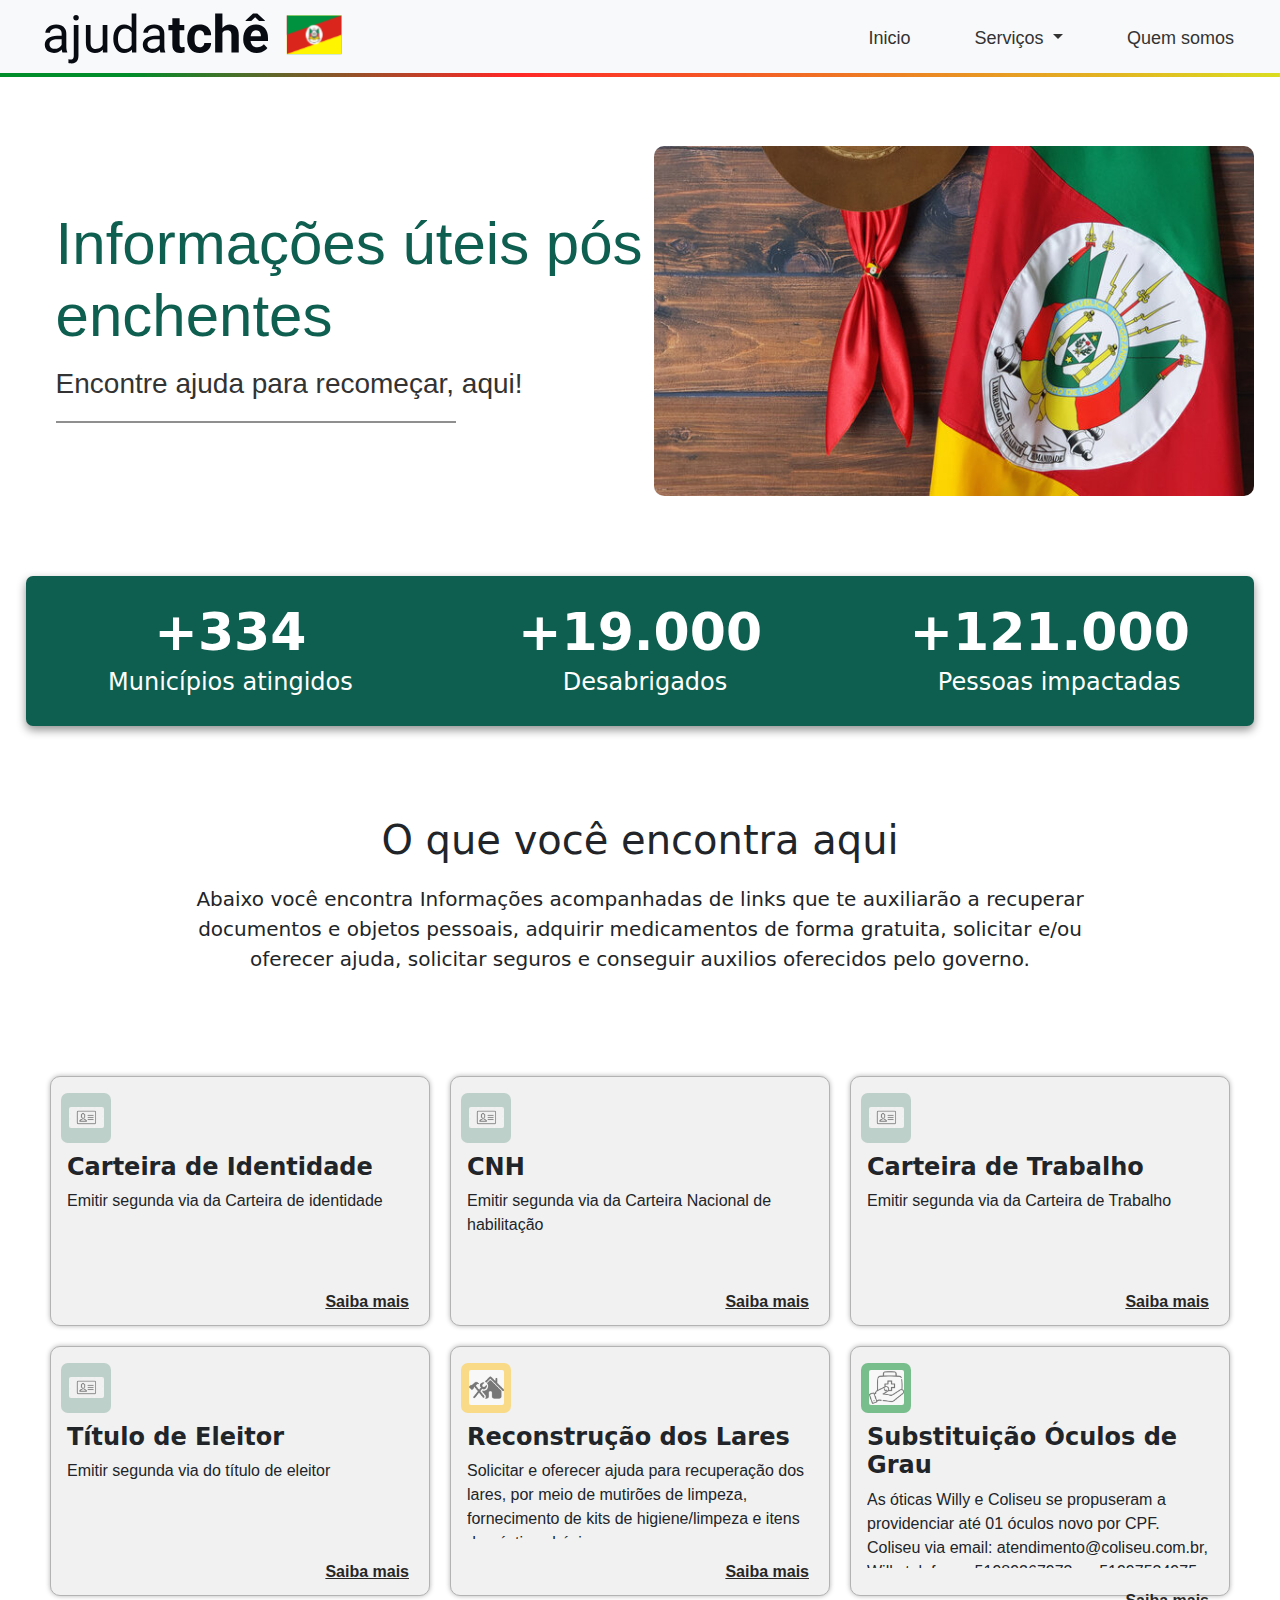
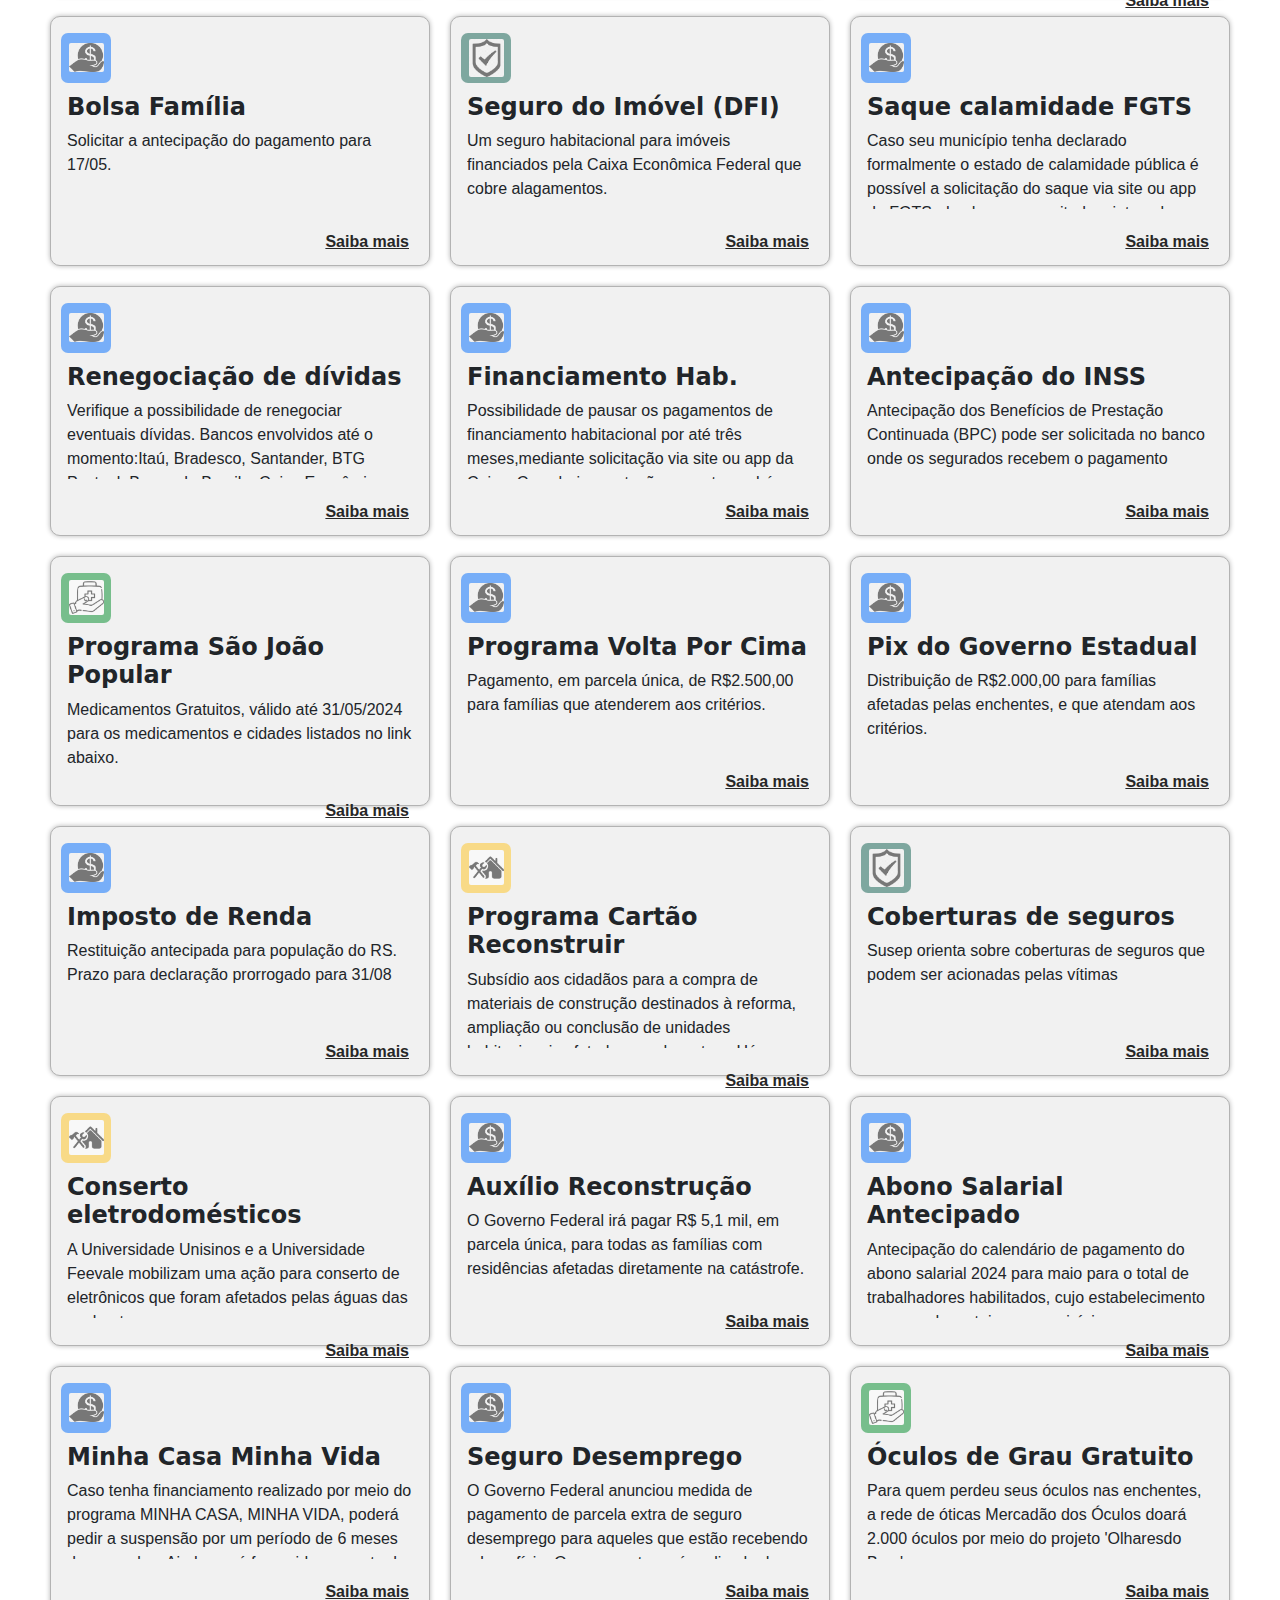
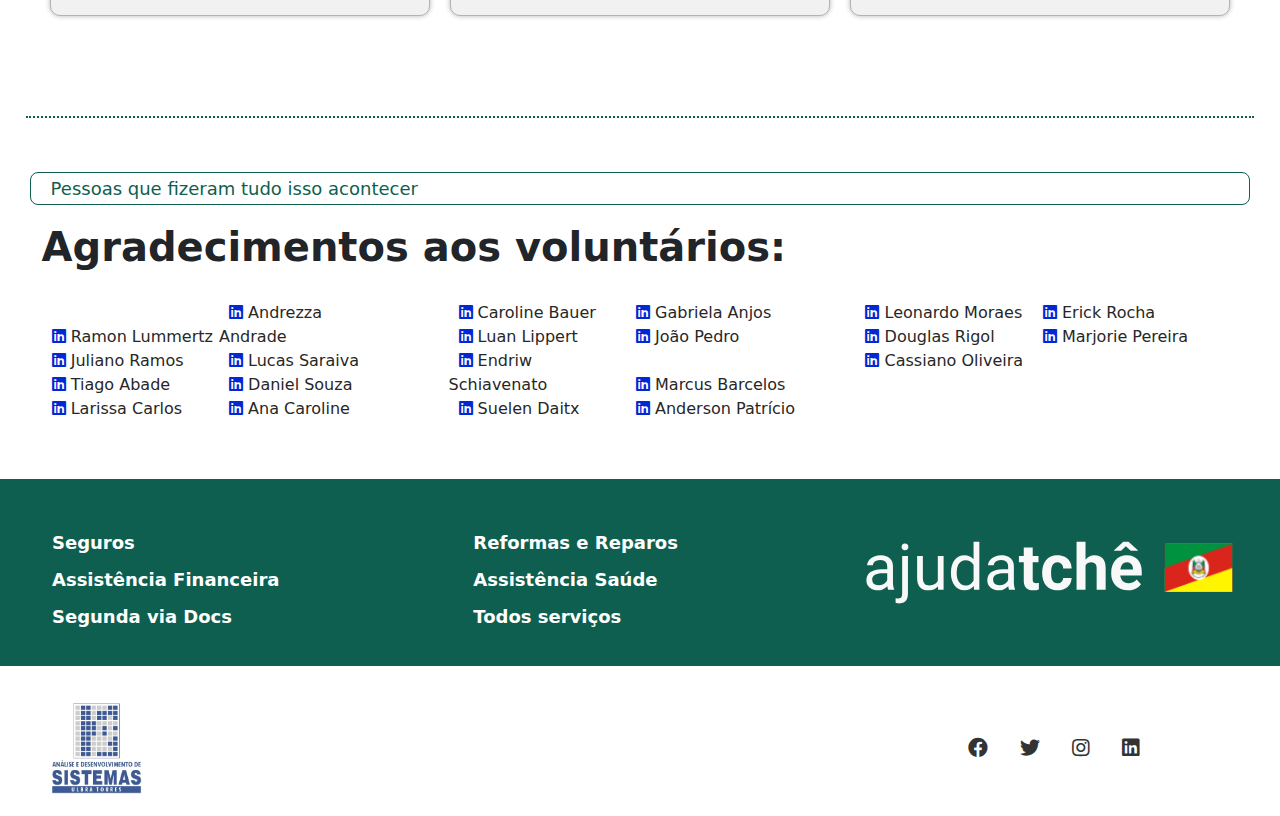
<file: index.html>
<!DOCTYPE html>
<html lang="pt-BR">

<head>
    <meta charset="UTF-8">
    <meta http-equiv="X-UA-Compatible" content="IE=edge">
    <meta name="viewport" content="width=device-width, initial-scale=1.0">
    <link rel="shortcut icon" href="./imagens/rs2.png" type="image/x-icon">
    <title>Ajuda tchê</title>
    <link href="https://cdnjs.cloudflare.com/ajax/libs/font-awesome/5.15.4/css/all.min.css" rel="stylesheet">
    <link href="https://cdn.jsdelivr.net/npm/bootstrap@5.3.3/dist/css/bootstrap.min.css" rel="stylesheet">
    <link rel="stylesheet" href="style.css">

</head>

<body>
    <header>
        <nav class="navbar navbar-expand-md fixed-top">
            <div class="container-fluid menu">
                <img class="navbar-brand" src="./imagens/ajudatche-logo.svg" alt="Logo ajuda tchê">
                <button class="navbar-toggler" type="button" data-bs-toggle="collapse"
                    data-bs-target="#collapsibleNavbar">
                    <span class="navbar-toggler-icon"></span>
                </button>

                <div class="collapse navbar-collapse bg-light" id="collapsibleNavbar">
                    <ul class="navbar-nav">
                        <li class="nav-item">
                            <a class="nav-link" href="#x" onclick="createAll()">Inicio</a>
                        </li>
                        <li class="nav-item dropdown">
                            <a class="nav-link dropdown-toggle" href="#" id="navbarDropdown" role="button"
                                data-bs-toggle="dropdown">
                                Serviços
                            </a>
                            <ul class="dropdown-menu">
                                <li><a class="dropdown-item" href="#x"
                                        onclick="createCardsType('assistência financeira')">Assistência Financeira</a>
                                </li>
                                <li><a class="dropdown-item" href="#x" onclick="createCardsType('segunda via')">Segunda
                                        via Docs</a></li>
                                <li><a class="dropdown-item" href="#x" onclick="createCardsType('reformas')">Reformas e
                                        Reparos</a></li>
                                <li><a class="dropdown-item" href="#x" onclick="createCardsType('saúde')">Assistência
                                        Saúde</a>
                                </li>
                                <li><a class="dropdown-item" href="#x" onclick="createCardsType('seguros')">
                                        Seguros</a>
                                </li>
                                <li>
                                    <hr class="dropdown-divider">
                                </li>
                                <li><a class="dropdown-item" href="#x" onclick="createAll()">Todos serviços</a></li>
                            </ul>
                        </li>
                        <li class="nav-item">
                            <a class="nav-link" href="#voluntarios">Quem somos</a>
                        </li>
                    </ul>
                </div>

            </div>
        </nav>
    </header>

    <main>

        <div class="destaque-container">
            <div class="destaque-texto">
                <h2 class="titulo-destaque">Informações úteis pós enchentes</h2>
                <h4 class="descricao-destaque">Encontre ajuda para recomeçar, aqui!</h4>
                <div class="linha-personalizada"></div>
            </div>
            <div class="destaque-imagem">
                <img src="./imagens/destaque.jpg" alt="Descrição da imagem">
            </div>
        </div>

        <div class="contagem">
            <div class="t1">
                <h1>+334</h1>
                <p>Municípios atingidos</p>
            </div>
            <div class="t2">
                <h1>+19.000</h1>
                <p>Desabrigados</p>
            </div>
            <div class="t3">
                <h1>+121.000</h1>
                <p>Pessoas impactadas</p>
            </div>
        </div>

        <div class="texto-informacional">
            <div class="informacao">
                <h1>O que você encontra aqui</h1>
                <p id="x">Abaixo você encontra Informações acompanhadas de links que te auxiliarão a recuperar
                    documentos e
                    objetos
                    pessoais, adquirir medicamentos de forma gratuita, solicitar e/ou oferecer ajuda, solicitar seguros
                    e
                    conseguir auxilios oferecidos pelo governo. </p>
            </div>
        </div>

        <div class="containerCards" id="container">
        </div>

        <div class="divisao"></div>

        <div class="voluntarios row p-3">
            <h4 id="voluntarios">Pessoas que fizeram tudo isso acontecer</h4>
            <h1>Agradecimentos aos voluntários:</h1>
            <ul class="col-lg-4">
                <li>
                    <a href="https://www.linkedin.com/in/ramonsl/" target="_blank"><i class="fab fa-linkedin"></i> Ramon
                        Lummertz</a>
                    <a href="https://www.linkedin.com/in/andrezzaandrade/" target="_blank"><i
                            class="fab fa-linkedin"></i> Andrezza Andrade</a>
                    <br>
                    <a href="https://www.linkedin.com/in/juliano-ramos-matos-4a41b641/" target="_blank"><i
                            class="fab fa-linkedin"></i> Juliano Ramos</a>
                    <a href="https://www.linkedin.com/in/lucassaraiva5/" target="_blank"><i class="fab fa-linkedin"></i>
                        Lucas Saraiva</a>
                    <br>
                    <a href="https://www.linkedin.com/in/tiagoabadedias/" target="_blank"><i
                            class="fab fa-linkedin"></i> Tiago Abade</a>
                    <a href="https://www.linkedin.com/in/daniel-souza-729aa3183/" target="_blank"><i
                            class="fab fa-linkedin"></i> Daniel Souza</a>
                    <br>
                    <a href="https://www.linkedin.com/in/larissa-carlos-b277401ab/" target="_blank"><i
                            class="fab fa-linkedin"></i> Larissa Carlos</a>
                    <a href="https://www.linkedin.com/in/ana-caroline-w-moreto-23818225b/" target="_blank"><i
                            class="fab fa-linkedin"></i> Ana Caroline</a>
                </li>
            </ul>
            <ul class="col-lg-4">
                <li>
                    <a href="https://www.linkedin.com/in/bauercarol/" target="_blank"><i class="fab fa-linkedin"></i>
                        Caroline Bauer</a>
                    <a href="https://www.linkedin.com/in/gabriela-anjos18/" target="_blank"><i
                            class="fab fa-linkedin"></i> Gabriela Anjos</a>
                    <br>
                    <a href="https://www.linkedin.com/in/luan-lippert-hoffmann-9b4204283/" target="_blank"><i
                            class="fab fa-linkedin"></i> Luan Lippert</a>
                    <a href="https://www.linkedin.com/in/xjoaopedro/" target="_blank"><i class="fab fa-linkedin"></i>
                        João Pedro</a>
                    <br>
                    <a href="https://www.linkedin.com/in/endriwmsi/" target="_blank"><i class="fab fa-linkedin"></i>
                        Endriw Schiavenato</a>
                    <a href="https://www.linkedin.com/in/marcusviniciusbarcelos/" target="_blank"><i
                            class="fab fa-linkedin"></i> Marcus Barcelos</a>
                    <br>
                    <a href="https://www.linkedin.com/in/suelen-daitx-a912561a0/" target="_blank"><i
                            class="fab fa-linkedin"></i> Suelen Daitx</a>
                    <a href="https://www.linkedin.com/in/andersongpatricio/" target="_blank"><i
                            class="fab fa-linkedin"></i> Anderson Patrício</a>

                </li>
            </ul>
            <ul class="col-lg-4">
                <li>
                    <a href="https://www.linkedin.com/in/leonardo-moraes-2b7513247/" target="_blank"><i
                            class="fab fa-linkedin"></i> Leonardo Moraes</a>
                    <a href="https://www.linkedin.com/in/erick-rocha-saggiorato-b7861a269/" target="_blank"><i
                            class="fab fa-linkedin"></i> Erick Rocha</a>
                    <br>
                    <a href="https://www.linkedin.com/in/douglas-rigol-8b70a62a1/" target="_blank"><i
                            class="fab fa-linkedin"></i> Douglas Rigol</a>
                    <a href="https://www.linkedin.com/in/marjorie-pereira-69855026b/" target="_blank"><i
                            class="fab fa-linkedin"></i> Marjorie Pereira</a>
                    <a href="https://www.linkedin.com/in/cassiano-oliveira-074950a7/" target="_blank"><i
                            class="fab fa-linkedin"></i> Cassiano Oliveira</a>

                </li>
            </ul>
        </div>
    </main>


    <footer class="footer row">
        <div class="footer-column col-12 col-md-6 col-lg-4">
            <ul>
                <li><a class="dropdown-item" href="#x" onclick="createCardsType('seguros')">Seguros</a></li>
                <li><a class="nav-link" href="#x" onclick="createCardsType('assistência financeira')">Assistência
                        Financeira</a></li>
                <li><a class="nav-link" href="#x" onclick="createCardsType('segunda via')">Segunda via Docs</a></li>
            </ul>
        </div>
        <div class="footer-column col-12 col-md-6 col-lg-4">
            <ul>
                <li><a class="nav-link" href="#x" onclick="createCardsType('reformas')">Reformas e Reparos</a></li>
                <li><a class="nav-link" href="#x" onclick="createCardsType('saúde')">Assistência Saúde</a></li>
                <li><a class="nav-link" href="#x" onclick="createAll()">Todos serviços</a></li>
            </ul>
        </div>
        <div class="footer-column col-12 col-md-12 col-lg-4">
            <img src="./imagens/ajudatche-logo-branco.svg" alt="">
        </div>
    </footer>

    <div class="logo row">
        <div class="col-6">
            <img src="./imagens/logo-curso.jpg" alt="">
        </div>

        <div class="col-6">
            <div class="social-icons">
                <a href="https://www.facebook.com/computacao.torres/" target="_blank"><i
                        class="fab fa-facebook"></i></a>
                <a href="https://twitter.com/ComputacaoRS" target="_blank"><i class="fab fa-twitter"></i></a>
                <a href="https://www.instagram.com/computacaotorres/" target="_blank"><i
                        class="fab fa-instagram"></i></a>
                <a href="https://www.linkedin.com/company/adsulbra/" target="_blank"><i class="fab fa-linkedin"></i></a>
            </div>
        </div>
    </div>





    <!--<script src="https://code.jquery.com/jquery-3.5.1.slim.min.js"></script>
    <script src="https://cdn.jsdelivr.net/npm/@popperjs/core@2.5.4/dist/umd/popper.min.js"></script>
    <script src="https://stackpath.bootstrapcdn.com/bootstrap/4.5.2/js/bootstrap.min.js"></script>-->
    <script src="https://cdn.jsdelivr.net/npm/bootstrap@5.3.3/dist/js/bootstrap.bundle.min.js"></script>
    <!--<script src="script.js"></script>-->
    <script src="scriptCard.js"></script>


</body>

</html>
</file>
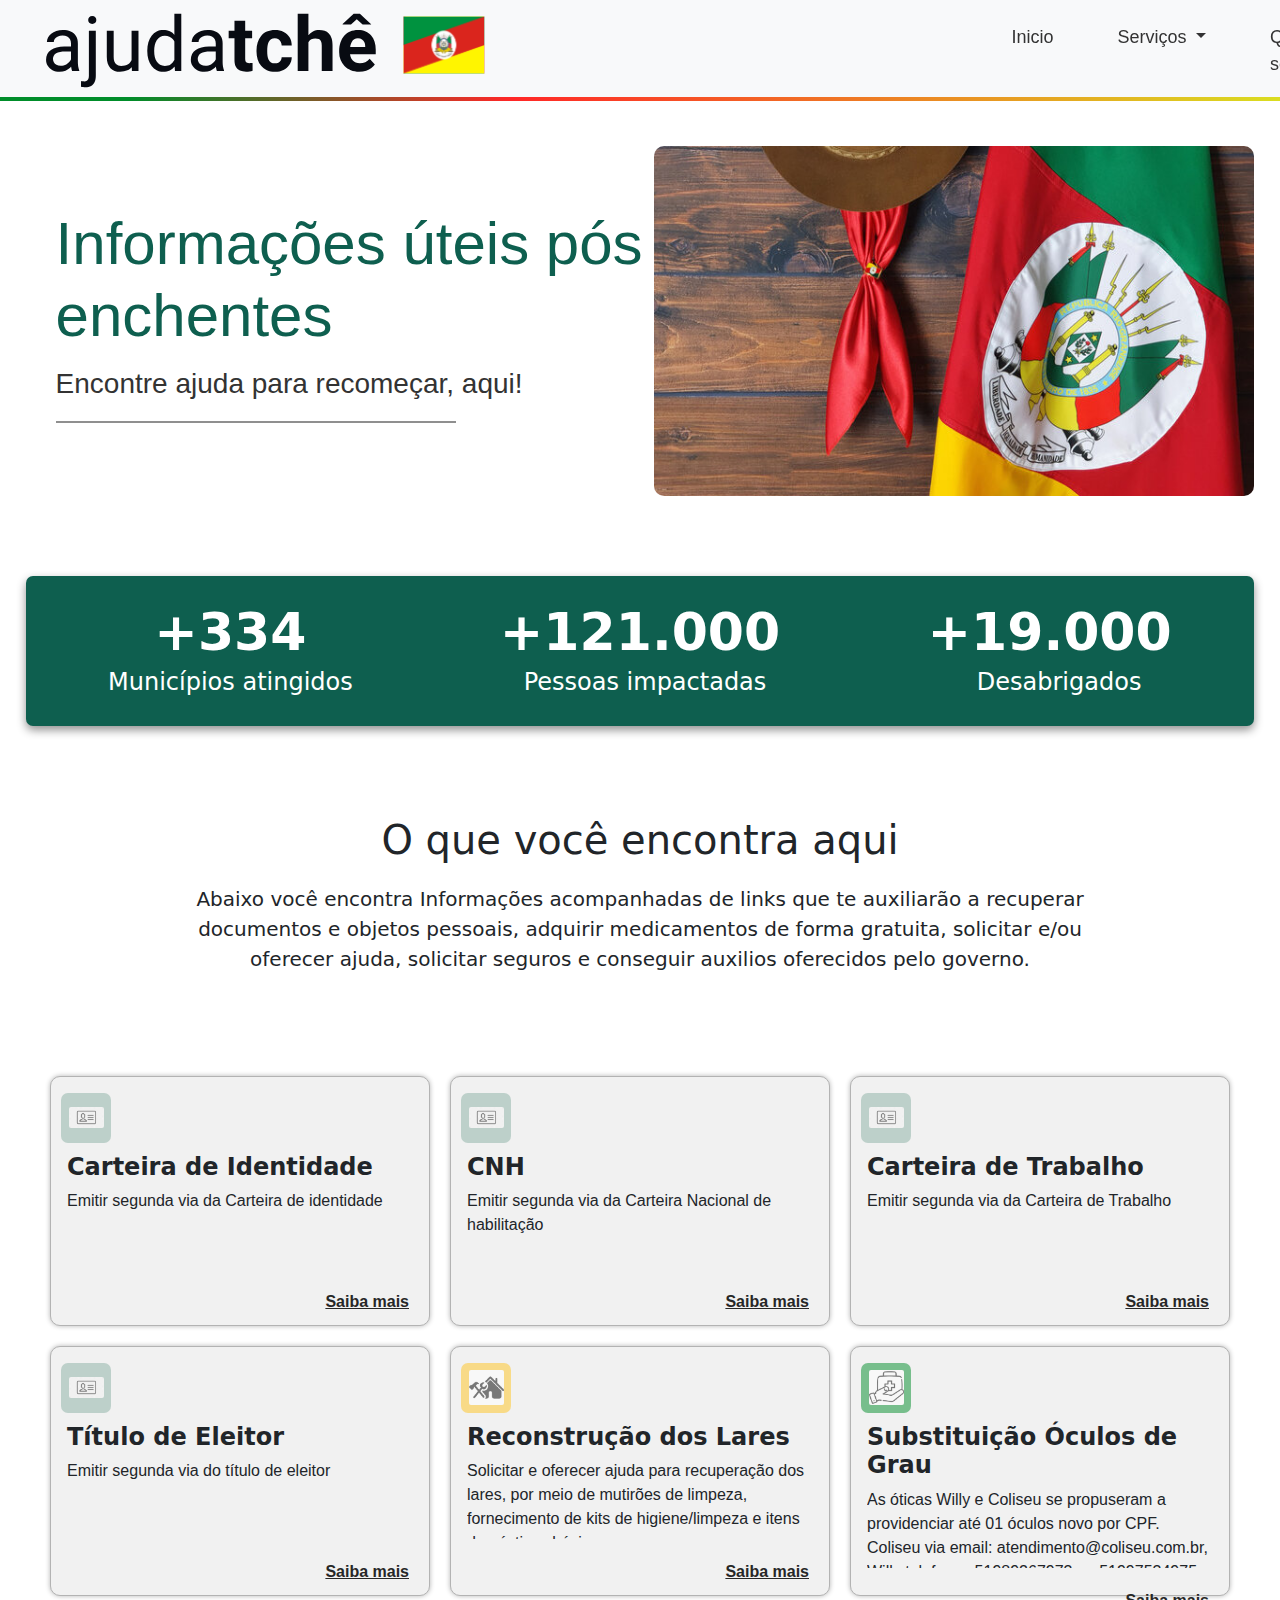
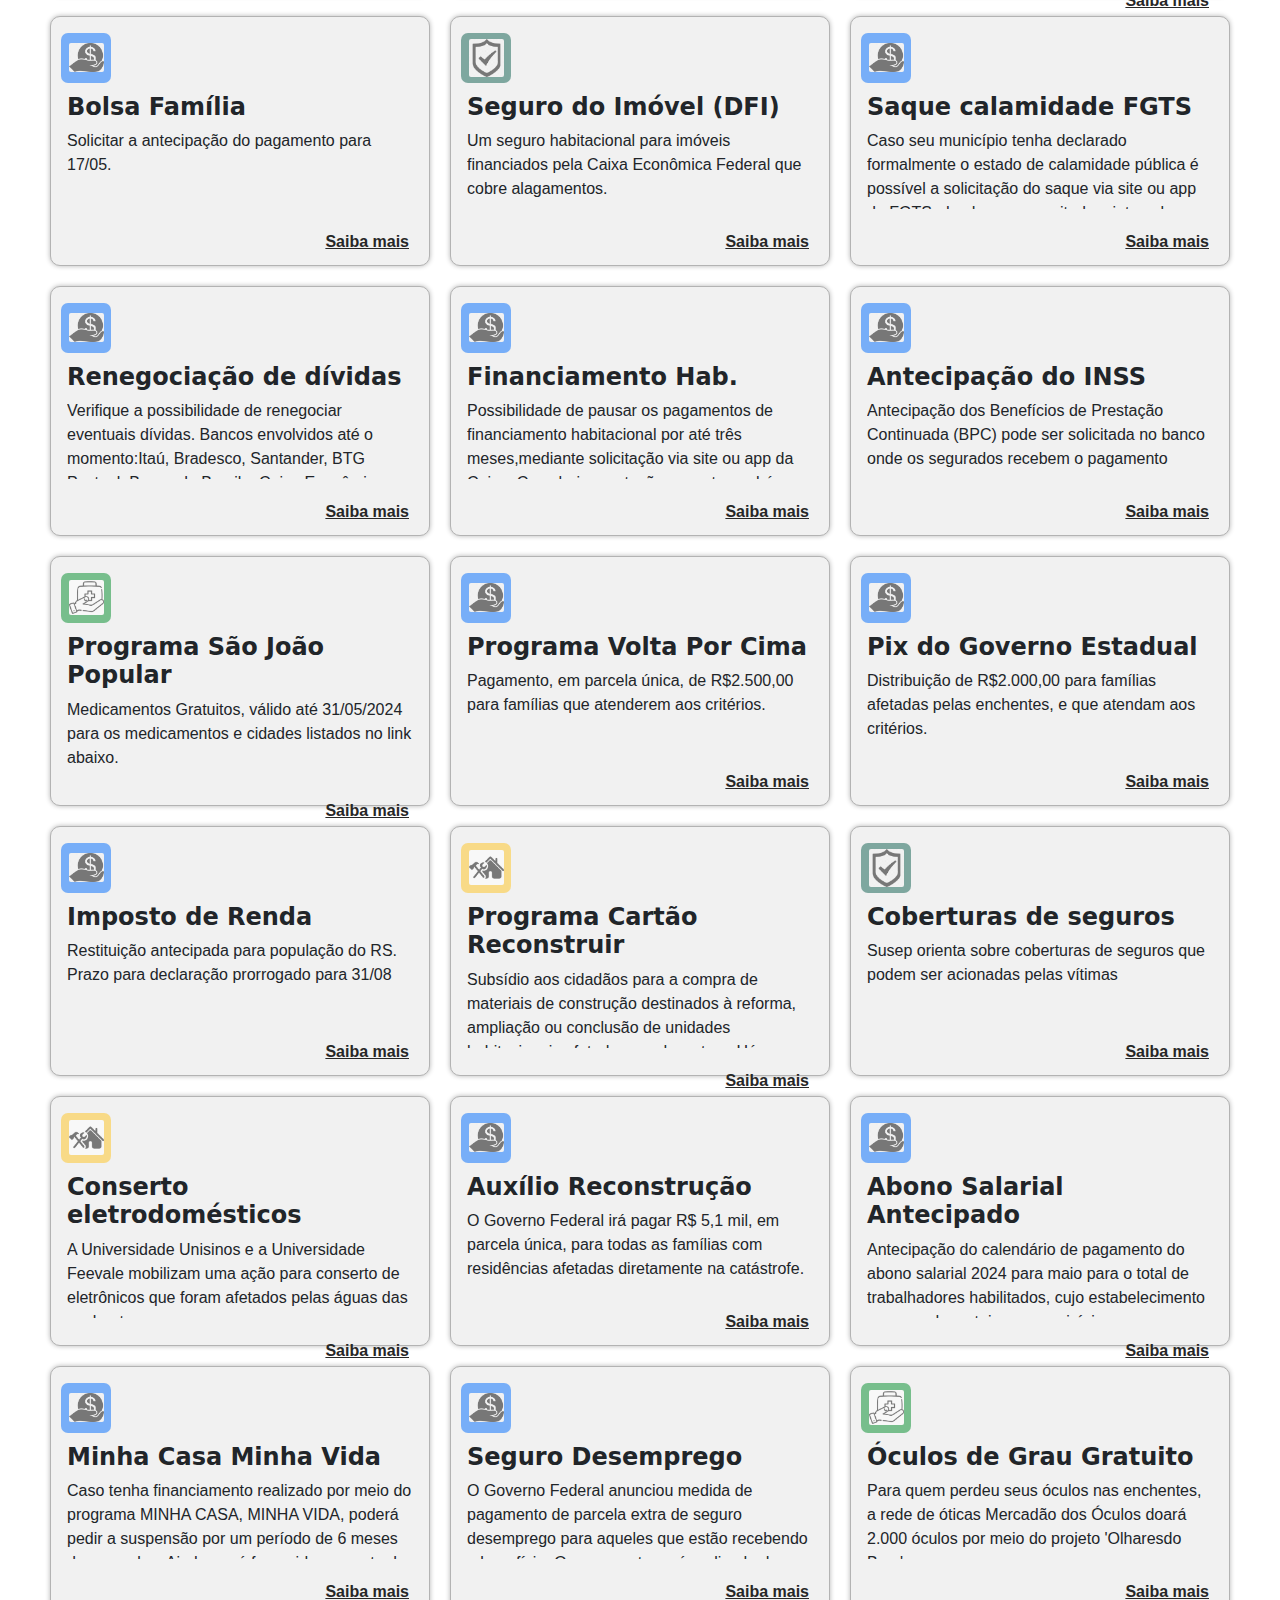
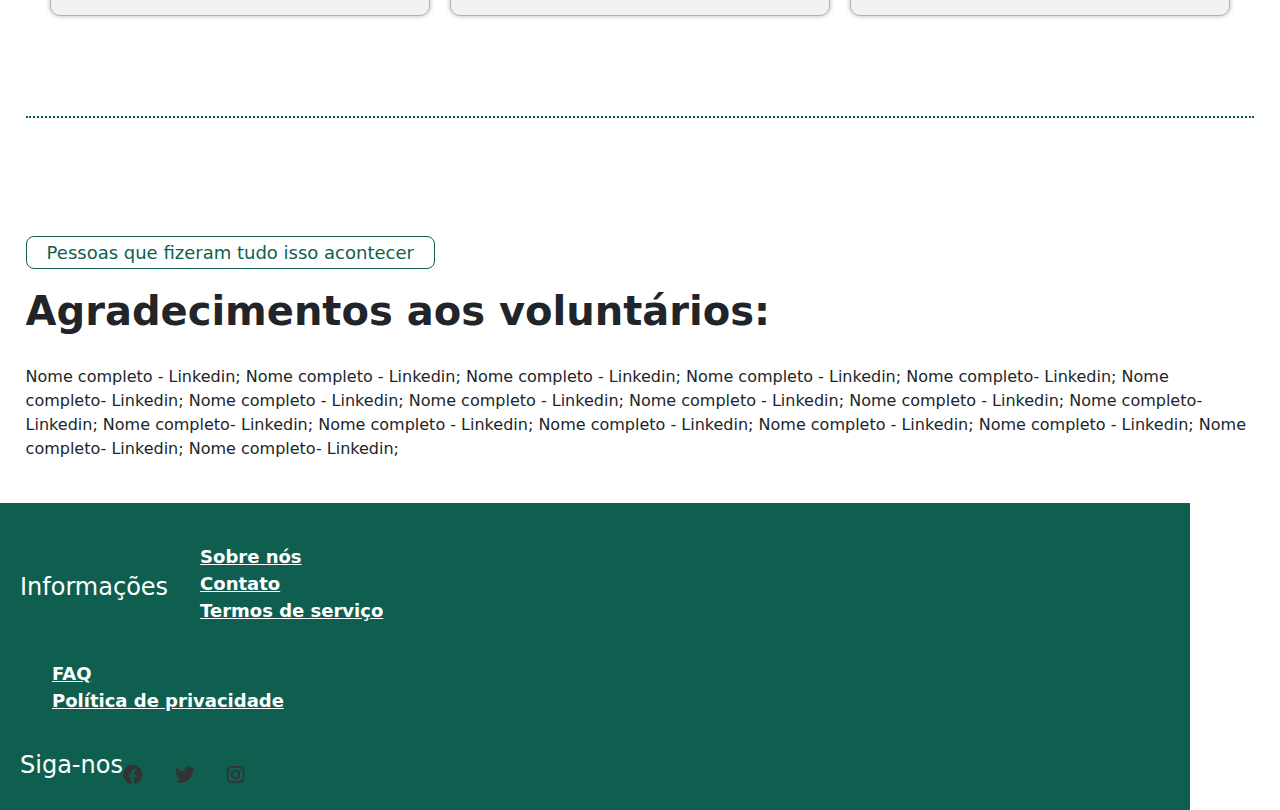
<file: ajudatche.html>
<!DOCTYPE html>
<html lang="pt-BR">

<head>
    <meta charset="UTF-8">
    <meta http-equiv="X-UA-Compatible" content="IE=edge">
    <meta name="viewport" content="width=device-width, initial-scale=1.0">
    <link rel="shortcut icon" href="./imagens/rs2.png" type="image/x-icon">
    <title>Ajuda tchê</title>
    <!-- Latest compiled and minified CSS -->
    <!--<link href="https://stackpath.bootstrapcdn.com/bootstrap/4.5.2/css/bootstrap.min.css" rel="stylesheet">-->
    <link href="https://cdnjs.cloudflare.com/ajax/libs/font-awesome/5.15.4/css/all.min.css" rel="stylesheet">
    <link href="https://cdn.jsdelivr.net/npm/bootstrap@5.3.3/dist/css/bootstrap.min.css" rel="stylesheet">
    <link rel="stylesheet" href="style.css">

</head>

<body>
    <header>
        <nav class="navbar navbar-expand-md fixed-top">
            <div class="container-fluid menu">
                <!--<h2 class="titulo"> Ajuda Tche </h2>-->
                <img class="navbar-brand" style="width: 40%;" src="./imagens/logo.svg" alt="Logo ajuda tchê">
                <button class="navbar-toggler" type="button" data-bs-toggle="collapse"
                    data-bs-target="#collapsibleNavbar">
                    <span class="navbar-toggler-icon"></span>
                </button>

                <div class="collapse navbar-collapse bg-light" id="collapsibleNavbar">
                    <ul class="navbar-nav">
                        <li class="nav-item">
                            <a class="nav-link" href="#" onclick="createAll()">Inicio</a>
                        </li>
                        <li class="nav-item dropdown">
                            <a class="nav-link dropdown-toggle" href="#" id="navbarDropdown" role="button"
                                data-bs-toggle="dropdown">
                                Serviços
                            </a>
                            <ul class="dropdown-menu">
                                <li><a class="dropdown-item" href="#x"
                                        onclick="createCardsType('assistência financeira')">Assistência Financeira</a>
                                </li>
                                <li><a class="dropdown-item" href="#x" onclick="createCardsType('segunda via')">Segunda
                                        via Docs</a></li>
                                <li><a class="dropdown-item" href="#x" onclick="createCardsType('reformas')">Reformas e
                                        Reparos</a></li>
                                <li><a class="dropdown-item" href="#x" onclick="createCardsType('saúde')">Assistência
                                        Saúde</a>
                                </li>
                                <li>
                                    <hr class="dropdown-divider">
                                </li>
                                <li><a class="dropdown-item" href="#" onclick="createAll()">Todos serviços</a></li>
                            </ul>
                        </li>
                        <li class="nav-item">
                            <a class="nav-link" href="#voluntarios">Quem somos</a>
                        </li>
                    </ul>
                </div>

            </div>
        </nav>
    </header> 

    <main>

        <div class="destaque-container">
            <div class="destaque-texto">
                <h2 class="titulo-destaque">Informações úteis pós enchentes</h2>
                <h4 class="descricao-destaque">Encontre ajuda para recomeçar, aqui!</h4>
                <div class="linha-personalizada"></div>
            </div>
            <div class="destaque-imagem">
                <img src="imagens/destaque.jpg" alt="Descrição da imagem">
            </div>
        </div>

        <div class="contagem">
            <div class="t1">
                <h1>+334</h1>
                <p>Municípios atingidos</p>
            </div>
            <div class="t2">
                <h1>+121.000</h1>
                <p>Pessoas impactadas</p>
            </div>
            <div class="t3">
                <h1>+19.000</h1>
                <p>Desabrigados</p>
            </div>
        </div>

        <div class="texto-informacional">
            <div class="informacao">
                <h1>O que você encontra aqui</h1>
                <p id="x">Abaixo você encontra Informações acompanhadas de links que te auxiliarão a recuperar
                    documentos e
                    objetos
                    pessoais, adquirir medicamentos de forma gratuita, solicitar e/ou oferecer ajuda, solicitar seguros
                    e
                    conseguir auxilios oferecidos pelo governo. </p>
            </div>
        </div>

        <div class="containerCards" id="container">
        </div>

        <div class="divisao"></div>

        <div class="voluntarios" id="voluntarios">
            <h4>Pessoas que fizeram tudo isso acontecer</h4>
            <h1>Agradecimentos aos voluntários:</h1>
            <p>Nome completo - Linkedin; Nome completo - Linkedin; Nome completo - Linkedin; Nome completo - Linkedin;
                Nome
                completo- Linkedin; Nome completo- Linkedin; Nome completo - Linkedin; Nome completo - Linkedin; Nome
                completo - Linkedin; Nome completo - Linkedin; Nome completo- Linkedin; Nome completo- Linkedin; Nome
                completo - Linkedin; Nome completo - Linkedin; Nome completo - Linkedin; Nome completo - Linkedin; Nome
                completo- Linkedin; Nome completo- Linkedin;</p>
        </div>
    </main>


    <footer class="footer">
        <div class="footer-column">
            <!--coluna esquerda -->
            <h4>Informações</h4>
            <ul>
                <li><a href="#">Sobre nós</a></li>
                <li><a href="#">Contato</a></li>
                <li><a href="#">Termos de serviço</a></li>
            </ul>
        </div>
        <div class="footer-column">
            <!--coluna central -->
            <ul>
                <li><a href="#">FAQ</a></li>
                <li><a href="#">Política de privacidade</a></li>
            </ul>
        </div>
        <div class="footer-column">
            <!--coluna direita -->
            <h4>Siga-nos</h4>
            <div class="social-icons">
                <!-- Ícones de redes sociais aqui -->
                <a href="#"><i class="fab fa-facebook"></i></a>
                <a href="#"><i class="fab fa-twitter"></i></a>
                <a href="#"><i class="fab fa-instagram"></i></a>
            </div>
        </div>
    </footer>

    <!--<script src="https://code.jquery.com/jquery-3.5.1.slim.min.js"></script>
    <script src="https://cdn.jsdelivr.net/npm/@popperjs/core@2.5.4/dist/umd/popper.min.js"></script>
    <script src="https://stackpath.bootstrapcdn.com/bootstrap/4.5.2/js/bootstrap.min.js"></script>-->
    <script src="https://cdn.jsdelivr.net/npm/bootstrap@5.3.3/dist/js/bootstrap.bundle.min.js"></script>
    <script src="script.js"></script>
    <script src="scriptCard.js"></script>

</body>

</html>
</file>
<file: style.css>
/* reset CSS */
* {
    margin: 0;
    padding: 0;
    box-sizing: border-box;
}

html,
body {
    overflow-x: hidden;
    width: 100%;
}


body {
    background-color: rgb(255, 255, 255);
    overflow-y: hidden;
}

ul {
    list-style: none;
}

h3 {
    /* padding-top: 20px; */
    /* padding-left: 10px;  */
    /* font-size: 32px;  */
    /* padding: 1rem 0; */
    font-family: system-ui, -apple-system;
    font-weight: 700;
    /* padding-bottom: 30px; */
}

nav img {
    margin-left: 30px;
    width: 300px;
}

.navbar {
    list-style-type: none;
    /* display: flex; */
    justify-content: space-between;
    background-color: #f8f9fa;
    /* height: 120px; */
    font-family: Arial, Helvetica, sans-serif;
    position: relative;
    position: fixed;
    /* height: 100px; */

}

.navbar::after {
    content: '';
    position: absolute;
    bottom: 0;
    left: 0;
    width: 100%;
    height: 4px;
    background: linear-gradient(to right, #008d2a 10%, #ff2727 40%, #dadd20 100%);
}

.menu {
    display: flex;
    gap: 40%;
}

.navbar-nav {
    display: flex;
    gap: 3rem;
}

.navbar a {
    text-decoration: none;
    color: #333;
    font-size: 18px;
    transition: 0.3s;
}

.navbar a:hover {
    color: #0E5F4F;
    font-size: 21px;
}


main {
    padding: 2%;
}

main>div {
    margin: 0 auto;
    margin-top: 90px;
}

/* Banner - classe destaque */

.destaque-container {
    display: flex;
    justify-content: space-between;
    align-items: center;
    height: 370px;
    padding-top: 40px;
}

.destaque-texto {
    flex: 1;
    /* padding-right: 10px; */
    /* Distância entre o texto e a imagem */
    margin-left: 30px;
    margin-bottom: 10px;
    font-family: 'Segoe UI', Tahoma, Geneva, Verdana, sans-serif;
}

.destaque-texto .titulo-destaque {
    font-size: 60px;
    color: #0E5F4F;
}

.destaque-texto .descricao-destaque {
    font-size: 28px;
    font-weight: 400;
    margin-top: 15px;
    color: #333;
}

.linha-personalizada {
    width: 400px;
    height: 2px;
    background-color: #8f8f8f;
    margin-top: 20px;
}

.destaque-imagem img {
    max-width: 100%;
    height: 350px;
    width: 600px;
    border-radius: 10px;
    /* margin-right: 20px; */
}

/* Classe contagem */
.contagem {
    background-color: #0E5F4F;
    display: flex;
    justify-content: space-between;
    height: 150px;
    /* margin-left: 70px;
    margin-right: 70px; */
    border-radius: 7px;
    box-shadow: 0px 4px 10px rgba(0, 0, 0, 0.438);

}

.contagem div {
    display: flex;
    flex-direction: column;
    align-items: center;
    justify-content: center;
    flex: 1;
}

.contagem h1 {
    margin: 0;
    font-size: 52px;
    font-weight: bolder;
    color: white;
}

.contagem p {
    margin: 0;
    font-size: 24px;
    color: #ffffff;
}

.t3 p {
    margin-left: 19px;
}

.t2 p {
    margin-left: 10px;
}

/* Texto Informativo */
.informacao {
    height: 150px;
    margin-left: 130px;
    margin-right: 130px;
    margin-bottom: 100px;
}

.informacao h1 {
    text-align: center;
    margin-bottom: 20px;
}

.informacao p {
    text-align: center;
    font-size: 20px;
}

/* Estilo dos cartões */

.containerCards {
    font-family: Arial, Helvetica, sans-serif;
    display: flex;
    flex-wrap: wrap;
    justify-content: center;
    margin-bottom: 90px;
}


.containerCards h3 {
    margin-top: 60px;
    font-size: 24px;
}

.box {
    background-color: #f1f1f1;
    padding: 1rem;
    margin: 10px;
    /* max-width: 500px; */
    width: 380px;
    height: 250px;
    border-radius: 10px;
    position: relative;
    border: 1px solid rgb(179, 179, 179);
    flex-direction: column;
    transition: 0.3s;
    box-shadow: 0 0 5px rgba(10, 10, 10, 0.3);
}
.box:hover{
    box-shadow: 0 0 10px rgba(10, 10, 10, 1);
}
.box a{
    transition: 0.3s;
}
.box a:hover{
    color: #0E5F4F;
}
.box p {
    overflow-y: auto;
    height: 80px;
}

/* Ocultar a barra de rolagem */
.box p::-webkit-scrollbar {
    background-color: transparent;
}

.box-verde .square {
    background-color: #008d2a; 
    /* Cor verde */
     opacity: 0.5; 
}

.box-verde-2 .square {
    background-color: #0E5F4F;
    /* Cor vermelha */
    opacity: 0.5;
}

.box-amarelo .square {
    background-color: #FFC520;
    /* Cor amarela */
    opacity: 0.5;
}

.box-azul .square {
    background-color: #006DFF;
    /* Cor amarela */
    opacity: 0.5;
}

.box-cinza .square {
    background-color: #8ab0a4;
    /* Cor amarela */
    opacity: 0.5;
}

.ver-mais {
    position: absolute;
    right: 0px;
    border: none;
    padding: 5px 20px;
    background-color: transparent;
    color: #272727;
    font-weight: bold;
}

.square {
    width: 50px;
    height: 50px;
    border-radius: 7px;
    position: absolute;
    left: 10px;
    display: flex;
    justify-content: center;
    align-items: center;
}
.square img{
    width: 70%;
    border-radius: 2px;
}

.divisao {
    border-top: 2px dotted #0E5F4F;
    margin-top: 10px;
    margin-bottom: 10px;
    height: 30px;
}

.voluntarios a {
    display: inline-block;
    width: 45%;
    text-decoration: none;
}
.voluntarios i {
    display: inline-block;
    margin-left: 10px;
}

.voluntarios h4 {
    border: 1px solid #0E5F4F;
    padding: 5px 20px;
    display: inline-block;
    border-radius: 8px;
    margin-left: auto;
    margin-right: auto;
    font-size: 18px;
    color: #0E5F4F;
}

.voluntarios h1 {
    margin-top: 10px;
    margin-bottom: 30px;
    font-weight: 600;
}

.voluntarios a {
    color: #272727;
}

.voluntarios .fab {
    color: #0128d6;
}


/* Footer */

footer {
    padding: 20px;
    background-color: #0E5F4F;
    color: #ffffff;
    margin-right: 90px;
    /* height: 230px; */
    
}

.footer-column {
    /* flex: 1; */
    /* margin-right: 20px; */
    display: flex;
    /* justify-content: center; */
    align-items: center;
    margin-top: 20px;
}

/* .footer-column:last-child {
    margin-right: 0;
} */

.footer a {
    color: #ffffff;
    font-size: 18px;
    font-weight: 700;
    margin-top: 10px;
}
.footer-column img {
    margin-top: 5px;
    padding-right: 30px;
    margin-bottom: 25px;
    width: 400px;
}

.logo {
    display: flex;
    justify-content: space-between;
    align-items: center;
    background-color: #ffffff;
    color: #333333;
    height: 150px;
    padding: 2rem 3rem;
    margin-bottom: 30px
    margin-left: 60px;
    margin-right: 80px;
}

.logo img {
    /* margin-right: 10px; */
    /* Espaçamento entre o logo e as redes sociais */
    height: 100px;
}

.social-icons {
    display: flex;
    justify-content: end;
    gap: 2rem;
}

.social-icons a {
    /* margin-left: 50px; */
    /* Espaçamento entre os ícones das redes sociais */
    color: #333333;
    /* Cor dos ícones */
    font-size: 20px;
    transition: 0.3s;

}
.social-icons a:hover {
    /* margin-left: 50px; */
    /* Espaçamento entre os ícones das redes sociais */
    color: #0E5F4F;
    /* Cor dos ícones */
    font-size: 24px;
}
.square i {
    font-size: 20px;
    color: green;
    background-color: #272727;
    width: 100%;
}

/* Breakpoint para dispositivos grandes */
@media screen and (max-width: 998px) {
    .menu {
        gap: 10%;
    }
}

/* Breakpoint para dispositivos médios */
/* Breakpoint para dispositivos médios */
@media screen and (max-width: 768px) {

    .navbar-nav {
        gap: 0;
    }

    header img {
        width: 180px;
        margin-left: 0px;

    }

    nav{
        height: auto;
    }

    .destaque-container {
        flex-direction: column;
        align-items: center;
        margin-top: 40px;
    }

    .destaque-texto {
        margin-bottom: 10px;
        text-align: center;
    }

    .destaque-texto h2{
        font-weight: 700;
        padding-left: 10px;
        padding-right: 10px;

    }

    .linha-personalizada{
        background-color: #ffffff;
    }

    .destaque-imagem img {
        /* width: auto; */
        width: 100%;
        height: 250px;
        border-bottom-left-radius: 14px;
        border-bottom-right-radius: 14px;
        border-top-left-radius: 0%;
        border-top-right-radius: 0%;

    }

    .destaque-texto .titulo-destaque {
        font-size: 36px;
        width: 90%;
    }
    .destaque-texto .descricao-destaque{
        width: 90%;
        font-size: 18px;
        font-weight: 500;
        margin-top: 20px;
        
    }

    .informacao {
        margin: 3%;
    }

    .informacao p{
        text-align: left;
        margin-left: 10px;
        margin-right: 10px;
    }

    main>div {
        margin: 0 auto;
        margin-top: 50px;
    }


    .contagem {
        height: 100px;
        flex-direction:row;
        gap: 1rem;
        width: 100%;
        
    }

    .contagem h1 {
        font-size: 20px;
        text-align: center;
    }

    .contagem p {
        font-size: 12px;
        text-align: center;
    }

    .contagem .t1{
        margin-left: 18px;
    }

    .contagem .t2{
        margin-bottom: 18px;
        margin-right: 10px;
    }

    .contagem .t3{
        margin-right: 25px;
    }


    .logo{
        height: 250px;
    }

    .logo img{
        height: 100px;
        margin-bottom: 280px;
    }
    .footer img {
        margin-top: 25px;
        width: 90%;
        margin-left: 30px;
    }

    .social-icons{
        margin-bottom: 280px;
        margin-left: 100px;
    }
  
    /* .dropdown-menu{
        width: 200px;
    } */

}




/* Breakpoint para dispositivos pequenos */
@media screen and (max-width: 548px) {
    body {
        font-size: 80%;
    }
    .box {
        width: 100%;
    }
.contagem{
    margin-top: 120px;
}
    .containerCards {
        margin-top: 180px;
    }

    footer {
        margin-top: 100px;
        flex-direction: column;
        align-items: center;
    }
    .social-icons{
        gap: 1rem;
        justify-content: center;
    }
    .logo img{
        height: 50px;
    }
}


/* Breakpoint para ajuste do footer abaixo de 470px */
/* @media screen and (max-width: 470px) {
    footer {
        margin-top: 250px;
        flex-direction: column;
        align-items: center;
    }
} */
</file>
